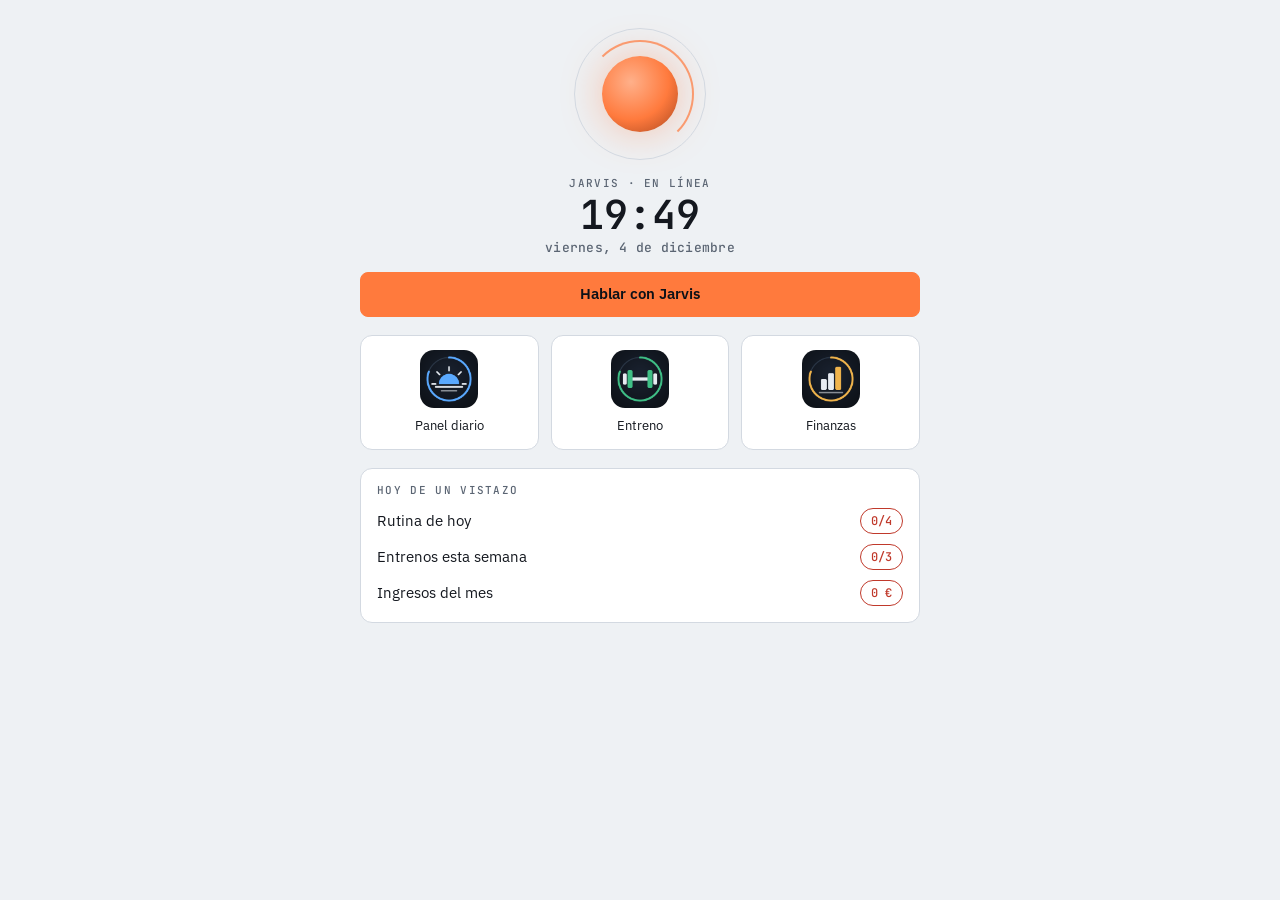
<file: index.html>
<!doctype html>
<html lang="es"><head><meta charset="utf-8"><meta http-equiv="refresh" content="0; url=jarvis/"><title>Jarvis</title></head>
<body style="background:#0d1117"><a href="jarvis/" style="color:#ff7a3d">Abrir Jarvis</a></body></html>
</file>
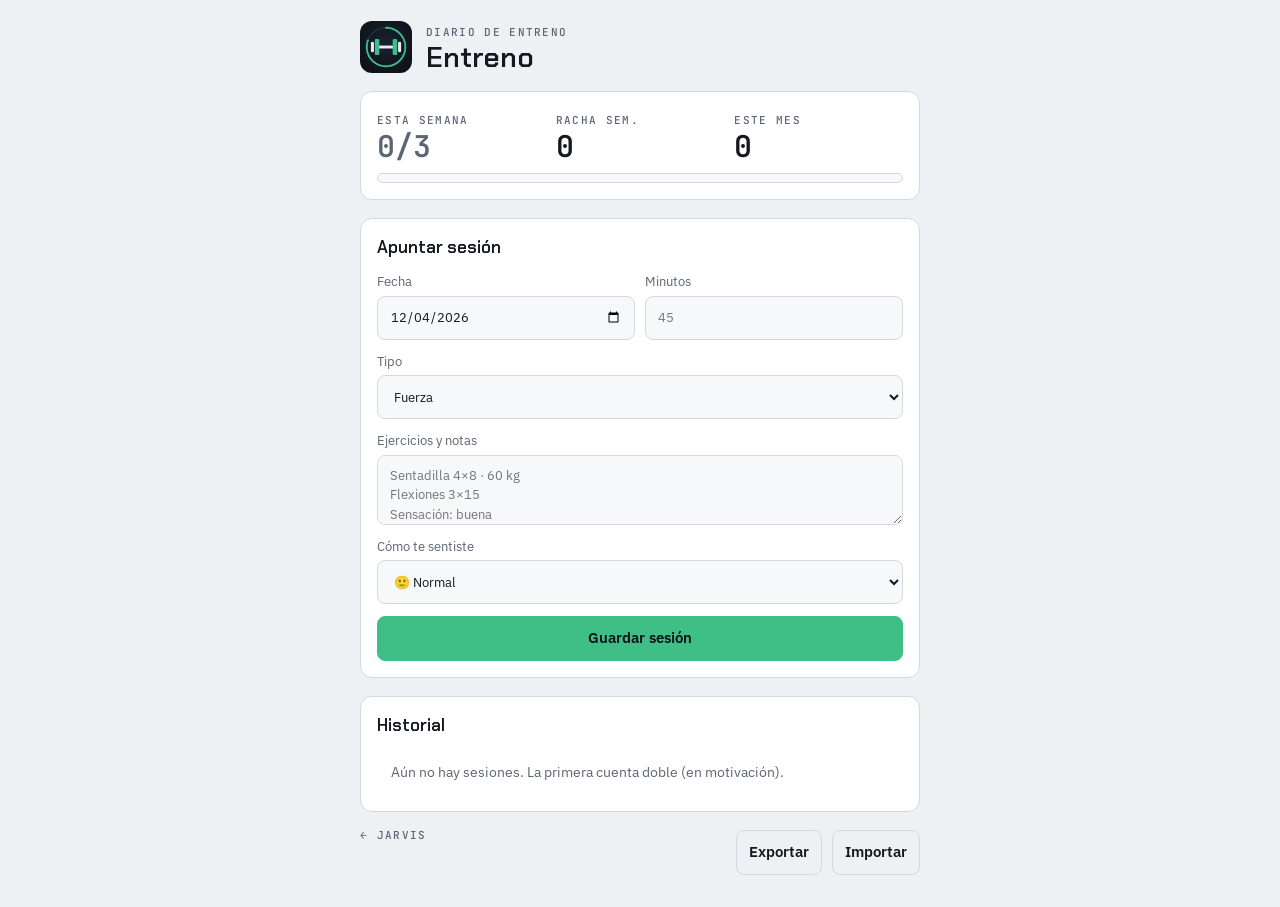
<file: entreno/index.html>
<!doctype html>
<html lang="es">
<head>
<meta charset="utf-8">
<meta name="viewport" content="width=device-width, initial-scale=1, viewport-fit=cover">
<title>Entreno</title>
<meta name="description" content="Diario de entrenamiento">
<meta name="theme-color" content="#0d1117">
<meta name="apple-mobile-web-app-capable" content="yes">
<meta name="mobile-web-app-capable" content="yes">
<meta name="apple-mobile-web-app-status-bar-style" content="black-translucent">
<meta name="apple-mobile-web-app-title" content="Entreno">
<link rel="manifest" href="manifest.webmanifest">
<link rel="icon" type="image/svg+xml" href="../iconos/entreno.svg">
<link rel="icon" type="image/png" sizes="192x192" href="../iconos/entreno-192.png">
<link rel="apple-touch-icon" sizes="180x180" href="../iconos/entreno-180.png">
<link rel="preconnect" href="https://fonts.googleapis.com">
<link rel="stylesheet" href="https://fonts.googleapis.com/css2?family=Chakra+Petch:wght@600&family=IBM+Plex+Sans:wght@400;600&family=JetBrains+Mono:wght@500;600&display=swap">
<link rel="stylesheet" href="../comun.css">
<style>:root{--acc:#3fbf86}</style>
<script src="../comun.js"></script>
</head>
<body>
<main class="wrap">
  <header><img src="../iconos/entreno-192.png" alt=""><div><span class="tag">DIARIO DE ENTRENO</span><h1>Entreno</h1></div></header>
  <section class="card">
    <div class="row"><div class="grow"><span class="tag">ESTA SEMANA</span><div class="num" id="sem">0/3</div></div>
      <div class="grow"><span class="tag">RACHA SEM.</span><div class="num" id="racha">0</div></div>
      <div class="grow"><span class="tag">ESTE MES</span><div class="num" id="mes">0</div></div></div>
    <div class="bar"><i id="barra"></i></div>
  </section>
  <form class="card" id="form">
    <h2>Apuntar sesión</h2>
    <div class="row"><label class="grow">Fecha<input type="date" id="fecha" required></label>
      <label class="grow">Minutos<input type="number" id="min" inputmode="numeric" min="1" placeholder="45"></label></div>
    <label>Tipo<select id="tipo"><option>Fuerza</option><option>Cardio</option><option>Movilidad</option><option>Deporte</option><option>Caminar</option></select></label>
    <label>Ejercicios y notas<textarea id="notas" placeholder="Sentadilla 4×8 · 60 kg&#10;Flexiones 3×15&#10;Sensación: buena"></textarea></label>
    <label>Cómo te sentiste<select id="animo"><option value="3">💪 Con energía</option><option value="2" selected>🙂 Normal</option><option value="1">😮‍💨 Costó</option></select></label>
    <button class="main">Guardar sesión</button>
  </form>
  <section class="card"><h2>Historial</h2><ul class="list" id="lista"></ul></section>
  <div class="foot"><a href="../jarvis/" class="tag" style="text-decoration:none">← JARVIS</a>
    <span class="row"><button class="ghost" onclick="exportar('entreno','entreno.json')">Exportar</button><button class="ghost" onclick="importar('entreno',pintar)">Importar</button></span></div>
</main>
<script>
const META = 3, CARAS = { 3: '💪', 2: '🙂', 1: '😮‍💨' };
fecha.value = hoyISO();
const lunesDe = iso => { const d = new Date(iso + 'T12:00'); d.setDate(d.getDate() - ((d.getDay() + 6) % 7)); return d.toISOString().slice(0, 10) };
form.onsubmit = e => { e.preventDefault(); const s = almacen.leer('entreno', []);
  s.push({ id: Date.now(), fecha: fecha.value, tipo: tipo.value, min: +min.value || 0, notas: notas.value.trim(), animo: +animo.value });
  almacen.guardar('entreno', s); notas.value = ''; min.value = ''; pintar() };
function borrar(id) { if (!confirm('¿Borrar esta sesión?')) return; almacen.guardar('entreno', almacen.leer('entreno', []).filter(s => s.id !== id)); pintar() }
function pintar() {
  const s = almacen.leer('entreno', []).sort((a, b) => b.fecha.localeCompare(a.fecha) || b.id - a.id), hoy = hoyISO();
  const n = s.filter(x => lunesDe(x.fecha) === lunesDe(hoy)).length;
  sem.textContent = `${n}/${META}`; sem.style.color = n >= META ? 'var(--ok)' : n ? 'var(--warn)' : 'var(--muted)';
  barra.style.width = Math.min(100, n / META * 100) + '%';
  mes.textContent = s.filter(x => x.fecha.startsWith(hoy.slice(0, 7))).length;
  const porSemana = {}; s.forEach(x => porSemana[lunesDe(x.fecha)] = (porSemana[lunesDe(x.fecha)] || 0) + 1);
  let r = 0, l = new Date(lunesDe(hoy) + 'T12:00'); if ((porSemana[lunesDe(hoy)] || 0) < META) l.setDate(l.getDate() - 7);
  while ((porSemana[l.toISOString().slice(0, 10)] || 0) >= META) { r++; l.setDate(l.getDate() - 7) } racha.textContent = r;
  lista.innerHTML = s.length ? s.slice(0, 60).map(x => `<li><span>${CARAS[x.animo] || ''}</span><div class="grow"><b>${esc(x.tipo)}${x.min ? ' · ' + x.min + ' min' : ''}</b><small>${fechaLarga(x.fecha)}</small>${x.notas ? `<small style="white-space:pre-line;color:var(--ink);margin-top:4px">${esc(x.notas)}</small>` : ''}</div><button class="x" aria-label="Borrar" onclick="borrar(${x.id})">✕</button></li>`).join('')
    : '<li class="empty">Aún no hay sesiones. La primera cuenta doble (en motivación).</li>';
}
pintar();
</script>
</body>
</html>
</file>
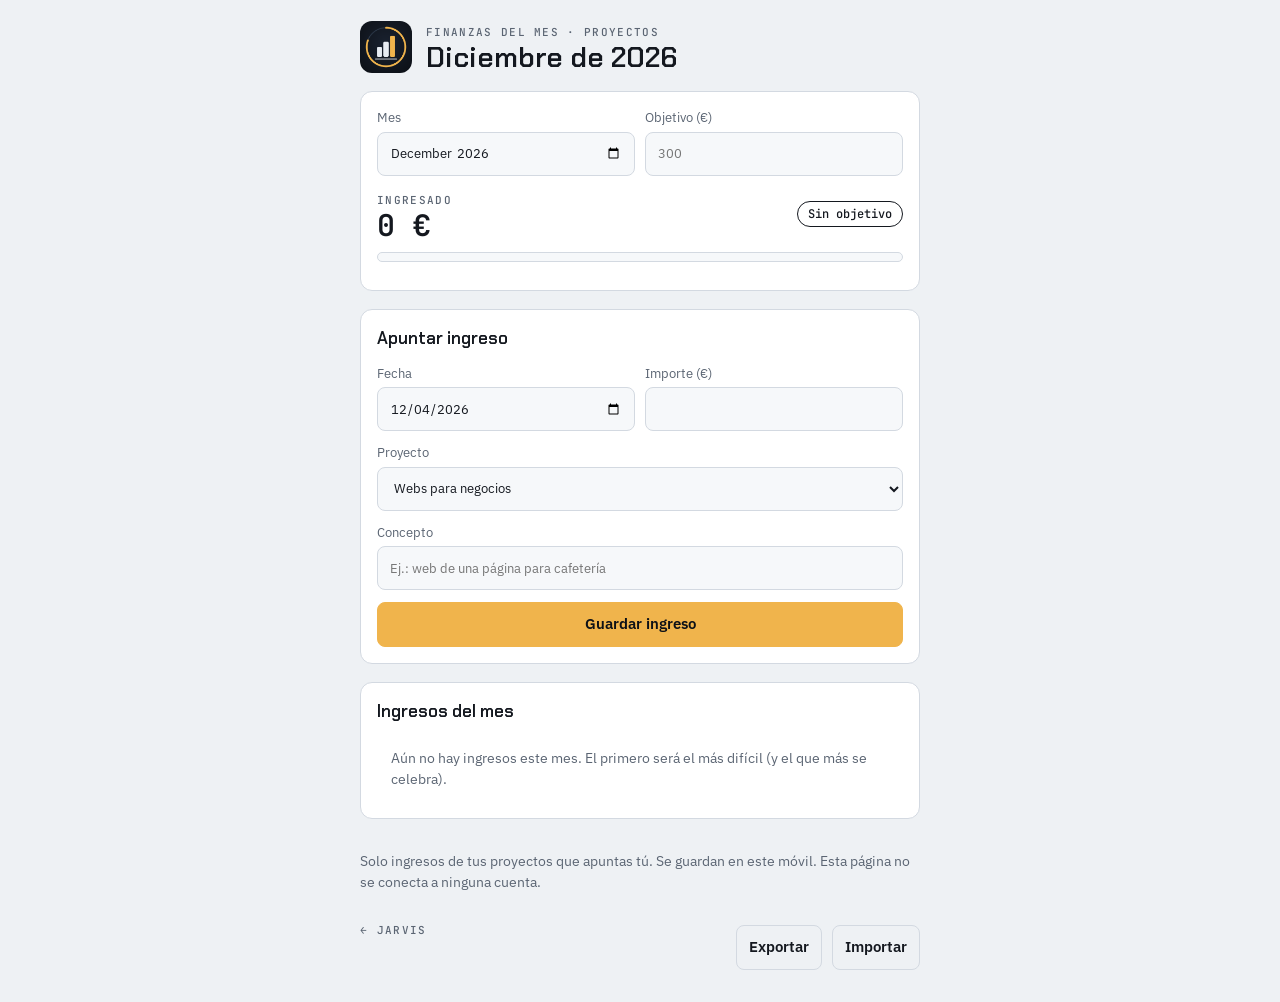
<file: finanzas/index.html>
<!doctype html>
<html lang="es">
<head>
<meta charset="utf-8">
<meta name="viewport" content="width=device-width, initial-scale=1, viewport-fit=cover">
<title>Finanzas</title>
<meta name="description" content="Ingresos de proyectos y objetivo del mes">
<meta name="theme-color" content="#0d1117">
<meta name="apple-mobile-web-app-capable" content="yes">
<meta name="mobile-web-app-capable" content="yes">
<meta name="apple-mobile-web-app-status-bar-style" content="black-translucent">
<meta name="apple-mobile-web-app-title" content="Finanzas">
<link rel="manifest" href="manifest.webmanifest">
<link rel="icon" type="image/svg+xml" href="../iconos/finanzas.svg">
<link rel="icon" type="image/png" sizes="192x192" href="../iconos/finanzas-192.png">
<link rel="apple-touch-icon" sizes="180x180" href="../iconos/finanzas-180.png">
<link rel="preconnect" href="https://fonts.googleapis.com">
<link rel="stylesheet" href="https://fonts.googleapis.com/css2?family=Chakra+Petch:wght@600&family=IBM+Plex+Sans:wght@400;600&family=JetBrains+Mono:wght@500;600&display=swap">
<link rel="stylesheet" href="../comun.css">
<style>:root{--acc:#f0b44c}</style>
<script src="../comun.js"></script>
</head>
<body>
<main class="wrap">
  <header><img src="../iconos/finanzas-192.png" alt=""><div><span class="tag">FINANZAS DEL MES · PROYECTOS</span><h1 id="titulo">Finanzas</h1></div></header>
  <section class="card">
    <div class="row"><label class="grow">Mes<input type="month" id="mesSel"></label>
      <label class="grow">Objetivo (€)<input type="number" id="objetivo" inputmode="decimal" min="0" placeholder="300"></label></div>
    <div class="row"><div class="grow"><span class="tag">INGRESADO</span><div class="num" id="total">0 €</div></div><span class="pill" id="estado"></span></div>
    <div class="bar"><i id="barra"></i></div>
    <div id="porProyecto" style="display:grid;gap:8px"></div>
  </section>
  <form class="card" id="form">
    <h2>Apuntar ingreso</h2>
    <div class="row"><label class="grow">Fecha<input type="date" id="fecha" required></label>
      <label class="grow">Importe (€)<input type="number" id="importe" inputmode="decimal" step="0.01" min="0" required></label></div>
    <label>Proyecto<select id="proyecto"><option>Webs para negocios</option><option>Canal de YouTube</option><option>Producto digital</option><option>Otro</option></select></label>
    <label>Concepto<input id="concepto" placeholder="Ej.: web de una página para cafetería"></label>
    <button class="main">Guardar ingreso</button>
  </form>
  <section class="card"><h2>Ingresos del mes</h2><ul class="list" id="lista"></ul></section>
  <p class="empty">Solo ingresos de tus proyectos que apuntas tú. Se guardan en este móvil. Esta página no se conecta a ninguna cuenta.</p>
  <div class="foot"><a href="../jarvis/" class="tag" style="text-decoration:none">← JARVIS</a>
    <span class="row"><button class="ghost" onclick="exportar('finanzas','finanzas.json')">Exportar</button><button class="ghost" onclick="importar('finanzas',pintar)">Importar</button></span></div>
</main>
<script>
const eur = n => n.toLocaleString('es-ES', { minimumFractionDigits: 0, maximumFractionDigits: 2 }) + ' €';
const leer = () => almacen.leer('finanzas', { objetivos: {}, ingresos: [] });
mesSel.value = hoyISO().slice(0, 7); fecha.value = hoyISO();
mesSel.onchange = pintar;
objetivo.oninput = () => { const f = leer(); f.objetivos[mesSel.value] = +objetivo.value || 0; almacen.guardar('finanzas', f); pintar(false) };
form.onsubmit = e => { e.preventDefault(); const f = leer();
  f.ingresos.push({ id: Date.now(), fecha: fecha.value, importe: +importe.value, proyecto: proyecto.value, concepto: concepto.value.trim() });
  almacen.guardar('finanzas', f); importe.value = ''; concepto.value = ''; mesSel.value = fecha.value.slice(0, 7); pintar() };
function borrar(id) { if (!confirm('¿Borrar este ingreso?')) return; const f = leer(); f.ingresos = f.ingresos.filter(i => i.id !== id); almacen.guardar('finanzas', f); pintar() }
function pintar(conObjetivo = true) {
  const f = leer(), m = mesSel.value, its = f.ingresos.filter(i => i.fecha.startsWith(m)).sort((a, b) => b.fecha.localeCompare(a.fecha));
  const obj = f.objetivos[m] || 0, tot = its.reduce((a, i) => a + i.importe, 0);
  if (conObjetivo) objetivo.value = obj || '';
  titulo.textContent = new Date(m + '-15').toLocaleDateString('es-ES', { month: 'long', year: 'numeric' }).replace(/^./, c => c.toUpperCase());
  total.textContent = eur(tot);
  const p = obj ? tot / obj : 0; barra.style.width = Math.min(100, p * 100) + '%';
  estado.textContent = obj ? `${Math.round(p * 100)} % del objetivo` : 'Sin objetivo'; estado.className = 'pill ' + (!obj ? '' : p >= 1 ? 'ok' : p > 0 ? 'warn' : 'bad');
  const grupos = {}; its.forEach(i => grupos[i.proyecto] = (grupos[i.proyecto] || 0) + i.importe);
  porProyecto.innerHTML = Object.entries(grupos).sort((a, b) => b[1] - a[1]).map(([k, v]) => `<div><div class="row"><span class="grow" style="font-size:13px">${esc(k)}</span><span style="font:500 13px var(--f-mono)">${eur(v)}</span></div><div class="bar" style="height:6px"><i style="width:${v / tot * 100}%"></i></div></div>`).join('');
  lista.innerHTML = its.length ? its.map(i => `<li><div class="grow"><b>${eur(i.importe)}</b> · ${esc(i.proyecto)}<small>${fechaLarga(i.fecha)}${i.concepto ? ' — ' + esc(i.concepto) : ''}</small></div><button class="x" aria-label="Borrar" onclick="borrar(${i.id})">✕</button></li>`).join('')
    : '<li class="empty">Aún no hay ingresos este mes. El primero será el más difícil (y el que más se celebra).</li>';
}
pintar();
</script>
</body>
</html>
</file>
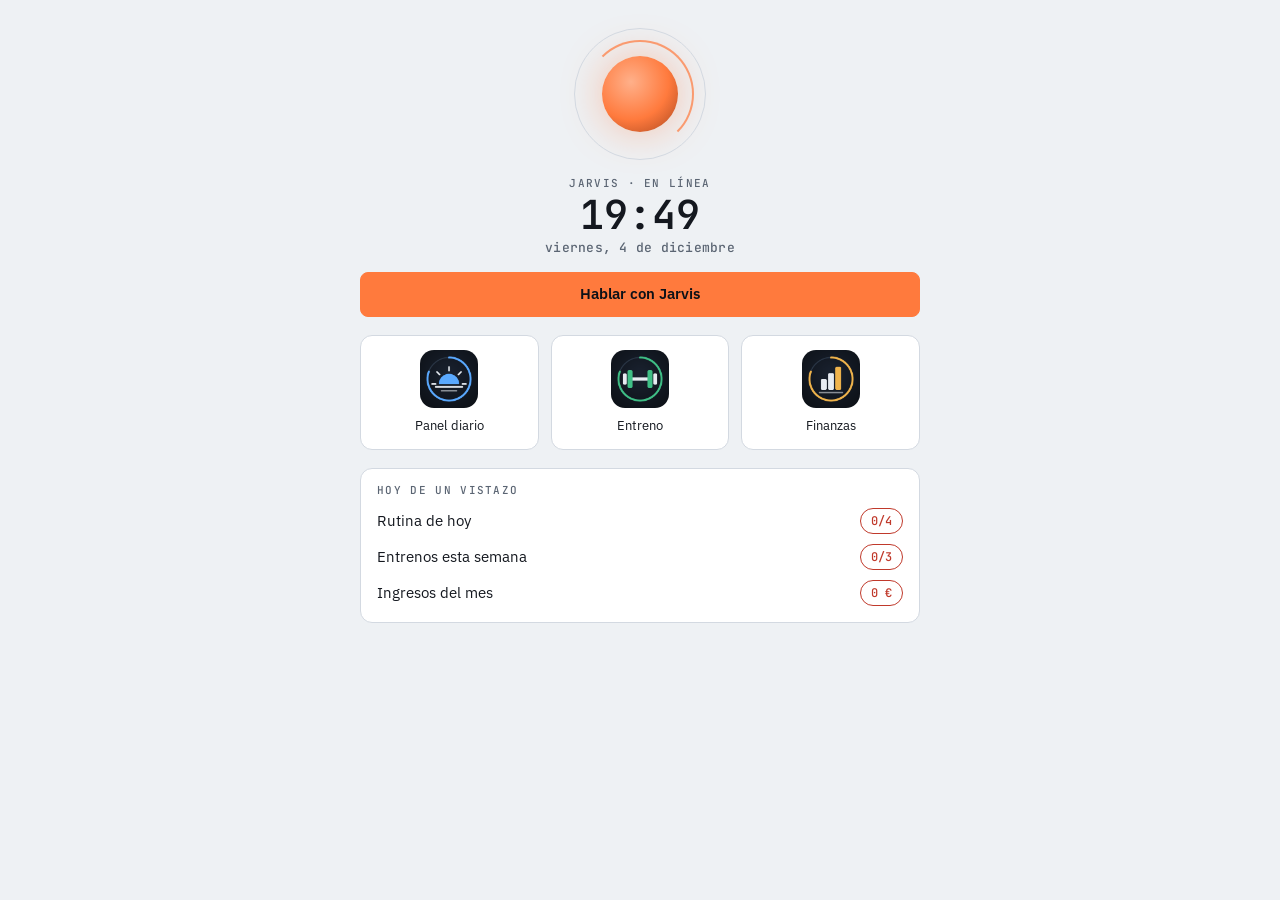
<file: jarvis/index.html>
<!doctype html>
<html lang="es">
<head>
<meta charset="utf-8">
<meta name="viewport" content="width=device-width, initial-scale=1, viewport-fit=cover">
<title>Jarvis</title>
<meta name="description" content="Centro de mando de Jarvis">
<meta name="theme-color" content="#0d1117">
<meta name="apple-mobile-web-app-capable" content="yes">
<meta name="mobile-web-app-capable" content="yes">
<meta name="apple-mobile-web-app-status-bar-style" content="black-translucent">
<meta name="apple-mobile-web-app-title" content="Jarvis">
<link rel="manifest" href="manifest.webmanifest">
<link rel="icon" type="image/svg+xml" href="../iconos/jarvis.svg">
<link rel="icon" type="image/png" sizes="192x192" href="../iconos/jarvis-192.png">
<link rel="apple-touch-icon" sizes="180x180" href="../iconos/jarvis-180.png">
<link rel="preconnect" href="https://fonts.googleapis.com">
<link rel="stylesheet" href="https://fonts.googleapis.com/css2?family=Chakra+Petch:wght@600&family=IBM+Plex+Sans:wght@400;600&family=JetBrains+Mono:wght@500;600&display=swap">
<link rel="stylesheet" href="../comun.css">
<style>:root{--acc:#ff7a3d}</style>
<script src="../comun.js"></script>
</head>
<body>
<style>
.core{width:132px;aspect-ratio:1;position:relative;display:grid;place-items:center;margin:8px auto 0}
.core i{position:absolute;inset:0;border-radius:50%;border:1px solid var(--line)}
.core i+i{inset:12px;border:2px solid transparent;border-top-color:var(--core);border-right-color:var(--core);opacity:.7;animation:spin 14s linear infinite}
.core b{width:58%;aspect-ratio:1;border-radius:50%;background:radial-gradient(circle at 38% 34%,#ffb08a,var(--core) 55%,#a8461f);box-shadow:0 0 40px #ff7a3d66;animation:pulse 3.2s ease-in-out infinite}
@keyframes pulse{50%{transform:scale(.94)}}@keyframes spin{to{transform:rotate(360deg)}}
.apps{display:grid;grid-template-columns:repeat(3,1fr);gap:12px}
.apps a{display:grid;gap:8px;justify-items:center;text-decoration:none;color:var(--ink);font-size:13px;padding:14px 6px;background:var(--panel);border:1px solid var(--line);border-radius:12px}
.apps img{width:58px;height:58px;border-radius:14px}
.hora{font:600 40px/1 var(--f-mono);text-align:center;font-variant-numeric:tabular-nums}
</style>
<main class="wrap">
  <div class="core" aria-hidden="true"><i></i><i></i><b></b></div>
  <div style="text-align:center;display:grid;gap:6px">
    <span class="tag">JARVIS · EN LÍNEA</span>
    <div class="hora" id="hora">--:--</div>
    <div id="fecha" class="tag" style="text-transform:none;letter-spacing:.02em;font-size:13px"></div>
  </div>
  <a href="https://claude.ai/code" style="text-decoration:none"><button class="main" style="width:100%">Hablar con Jarvis</button></a>
  <nav class="apps">
    <a href="../panel/"><img src="../iconos/panel-192.png" alt="">Panel diario</a>
    <a href="../entreno/"><img src="../iconos/entreno-192.png" alt="">Entreno</a>
    <a href="../finanzas/"><img src="../iconos/finanzas-192.png" alt="">Finanzas</a>
  </nav>
  <section class="card" id="resumen"><span class="tag">HOY DE UN VISTAZO</span><div id="res" class="empty">Cargando…</div></section>
</main>
<script>
const reloj = () => { const d = new Date(); hora.textContent = d.toLocaleTimeString('es-ES', { hour: '2-digit', minute: '2-digit' }); fecha.textContent = fechaLarga(hoyISO()) };
reloj(); setInterval(reloj, 15000);
const dia = almacen.leer('panel', {})[hoyISO()] || {}, hechos = Object.values(dia.rutina || {}).filter(Boolean).length;
const ses = almacen.leer('entreno', []), lunes = (() => { const d = new Date(); d.setDate(d.getDate() - ((d.getDay() + 6) % 7)); d.setMinutes(d.getMinutes() - d.getTimezoneOffset()); return d.toISOString().slice(0, 10) })();
const semana = ses.filter(s => s.fecha >= lunes).length;
const fin = almacen.leer('finanzas', { objetivos: {}, ingresos: [] }), mes = hoyISO().slice(0, 7);
const ing = fin.ingresos.filter(i => i.fecha.startsWith(mes)).reduce((a, i) => a + i.importe, 0), obj = fin.objetivos[mes] || 0;
res.innerHTML = `<div class="row"><span class="grow">Rutina de hoy</span><span class="pill ${hechos >= 4 ? 'ok' : hechos ? 'warn' : 'bad'}">${hechos}/4</span></div>
<div class="row"><span class="grow">Entrenos esta semana</span><span class="pill ${semana >= 3 ? 'ok' : semana ? 'warn' : 'bad'}">${semana}/3</span></div>
<div class="row"><span class="grow">Ingresos del mes</span><span class="pill ${obj && ing >= obj ? 'ok' : ing ? 'warn' : 'bad'}">${ing.toLocaleString('es-ES')} €${obj ? ' / ' + obj.toLocaleString('es-ES') + ' €' : ''}</span></div>`;
res.classList.remove('empty'); res.style.display = 'grid'; res.style.gap = '10px';
</script>
</body>
</html>
</file>
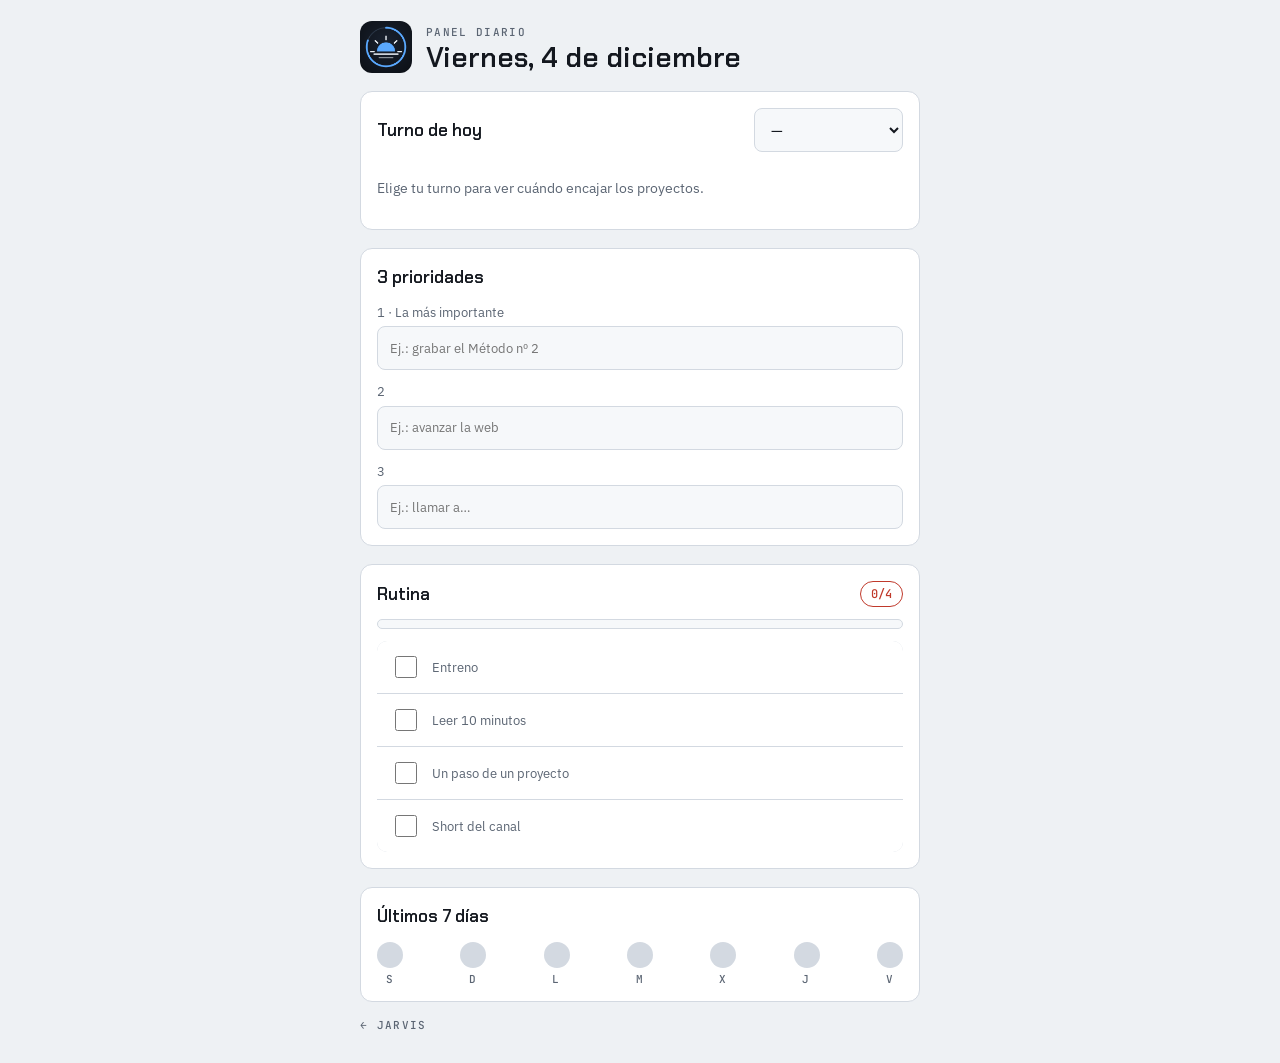
<file: panel/index.html>
<!doctype html>
<html lang="es">
<head>
<meta charset="utf-8">
<meta name="viewport" content="width=device-width, initial-scale=1, viewport-fit=cover">
<title>Panel diario</title>
<meta name="description" content="Prioridades y rutina del día">
<meta name="theme-color" content="#0d1117">
<meta name="apple-mobile-web-app-capable" content="yes">
<meta name="mobile-web-app-capable" content="yes">
<meta name="apple-mobile-web-app-status-bar-style" content="black-translucent">
<meta name="apple-mobile-web-app-title" content="Panel diario">
<link rel="manifest" href="manifest.webmanifest">
<link rel="icon" type="image/svg+xml" href="../iconos/panel.svg">
<link rel="icon" type="image/png" sizes="192x192" href="../iconos/panel-192.png">
<link rel="apple-touch-icon" sizes="180x180" href="../iconos/panel-180.png">
<link rel="preconnect" href="https://fonts.googleapis.com">
<link rel="stylesheet" href="https://fonts.googleapis.com/css2?family=Chakra+Petch:wght@600&family=IBM+Plex+Sans:wght@400;600&family=JetBrains+Mono:wght@500;600&display=swap">
<link rel="stylesheet" href="../comun.css">
<style>:root{--acc:#5aa9ff}</style>
<script src="../comun.js"></script>
</head>
<body>
<main class="wrap">
  <header><img src="../iconos/panel-192.png" alt=""><div><span class="tag">PANEL DIARIO</span><h1 id="titulo"></h1></div></header>
  <section class="card">
    <div class="row"><h2 class="grow">Turno de hoy</h2>
      <select id="turno" style="width:auto"><option value="">—</option><option>Mañana 07–15</option><option>Tarde 15–23</option><option>Noche 23–07</option><option>Libre</option></select></div>
    <p class="empty" id="consejo"></p>
  </section>
  <section class="card">
    <h2>3 prioridades</h2>
    <label>1 · La más importante<input id="p0" placeholder="Ej.: grabar el Método nº 2"></label>
    <label>2<input id="p1" placeholder="Ej.: avanzar la web"></label>
    <label>3<input id="p2" placeholder="Ej.: llamar a…"></label>
  </section>
  <section class="card">
    <div class="row"><h2 class="grow">Rutina</h2><span id="cuenta" class="pill"></span></div>
    <div class="bar"><i id="barra"></i></div>
    <div id="rutina" style="display:grid;gap:1px;background:var(--line);border-radius:10px;overflow:hidden"></div>
  </section>
  <section class="card"><h2>Últimos 7 días</h2><div id="semana" class="row" style="justify-content:space-between"></div></section>
  <a href="../jarvis/" class="tag" style="text-decoration:none">← JARVIS</a>
</main>
<script>
const HABITOS = ['Entreno', 'Leer 10 minutos', 'Un paso de un proyecto', 'Short del canal'];
const datos = almacen.leer('panel', {}), hoy = hoyISO(); datos[hoy] ||= { turno: '', prioridades: ['', '', ''], rutina: {} };
const d = datos[hoy], guardar = () => { almacen.guardar('panel', datos); pintar() };
titulo.textContent = fechaLarga(hoy).replace(/^./, c => c.toUpperCase());
turno.value = d.turno; turno.onchange = () => { d.turno = turno.value; guardar() };
[0, 1, 2].forEach(i => { const e = document.getElementById('p' + i); e.value = d.prioridades[i]; e.oninput = () => { d.prioridades[i] = e.value; almacen.guardar('panel', datos) } });
rutina.innerHTML = HABITOS.map((h, i) => `<label class="check"><input type="checkbox" data-h="${esc(h)}"><span>${esc(h)}</span></label>`).join('');
rutina.querySelectorAll('input').forEach(c => { c.checked = !!d.rutina[c.dataset.h]; c.onchange = () => { d.rutina[c.dataset.h] = c.checked; guardar() } });
function pintar() {
  const n = HABITOS.filter(h => d.rutina[h]).length;
  cuenta.textContent = `${n}/${HABITOS.length}`; cuenta.className = 'pill ' + (n === HABITOS.length ? 'ok' : n ? 'warn' : 'bad');
  barra.style.width = (n / HABITOS.length * 100) + '%';
  consejo.textContent = { 'Tarde 15–23': 'Las mañanas son tuyas: entreno y proyectos antes de las 13:30.', 'Mañana 07–15': 'Tarde libre: proyecto después de comer y entreno suave.', 'Noche 23–07': 'Descansa por la mañana; proyectos a media tarde.', 'Libre': 'Día libre: un bloque largo de proyecto y algo diferente.' }[d.turno] || 'Elige tu turno para ver cuándo encajar los proyectos.';
  semana.innerHTML = [...Array(7)].map((_, k) => { const f = new Date(); f.setDate(f.getDate() - 6 + k); f.setMinutes(f.getMinutes() - f.getTimezoneOffset()); const iso = f.toISOString().slice(0, 10);
    const r = (datos[iso] || {}).rutina || {}, m = HABITOS.filter(h => r[h]).length, c = m === 4 ? 'var(--ok)' : m ? 'var(--warn)' : 'var(--line)';
    return `<div style="display:grid;justify-items:center;gap:6px"><span style="width:26px;height:26px;border-radius:50%;background:${c}" title="${m}/4"></span><span class="tag">${f.toLocaleDateString('es-ES', { weekday: 'narrow' })}</span></div>` }).join('');
}
pintar();
</script>
</body>
</html>
</file>
<file: comun.css>
:root{--bg:#0d1117;--panel:#141a22;--panel-2:#10161d;--ink:#e7ecf2;--muted:#8a96a6;--line:#243040;
--core:#ff7a3d;--ok:#3fbf86;--warn:#e0a54a;--bad:#f0705c;--acc:var(--core);
--f-display:"Chakra Petch",system-ui,sans-serif;--f-body:"IBM Plex Sans",system-ui,-apple-system,sans-serif;
--f-mono:"JetBrains Mono",ui-monospace,Menlo,monospace;color-scheme:dark}
@media (prefers-color-scheme:light){:root:not([data-theme="dark"]){--bg:#eef1f4;--panel:#fff;--panel-2:#f6f8fa;--ink:#14181f;--muted:#5b6573;--line:#d3d9e1;--ok:#1f8a5b;--warn:#a8691a;--bad:#c0392b;color-scheme:light}}
*{box-sizing:border-box}
html{-webkit-text-size-adjust:100%}
body{margin:0;background:var(--bg);color:var(--ink);font:15px/1.5 var(--f-body);
padding:max(20px,env(safe-area-inset-top)) max(16px,env(safe-area-inset-right)) max(32px,env(safe-area-inset-bottom)) max(16px,env(safe-area-inset-left))}
.wrap{max-width:560px;margin:0 auto;display:grid;gap:18px}
.tag{font:500 11px/1 var(--f-mono);letter-spacing:.12em;text-transform:uppercase;color:var(--muted)}
h1,h2{font-family:var(--f-display);font-weight:600;margin:0}
h1{font-size:28px;line-height:1.1}h2{font-size:17px}
header{display:flex;align-items:center;gap:14px}
header img{width:52px;height:52px;border-radius:12px}
.card{background:var(--panel);border:1px solid var(--line);border-radius:12px;padding:16px;display:grid;gap:12px}
.num{font:600 30px/1 var(--f-mono);font-variant-numeric:tabular-nums}
.row{display:flex;gap:10px;align-items:center;flex-wrap:wrap}
.grow{flex:1;min-width:0}
label{display:grid;gap:4px;font-size:13px;color:var(--muted)}
input,select,textarea,button{font:inherit;color:var(--ink);background:var(--panel-2);border:1px solid var(--line);border-radius:8px;padding:10px 12px;min-height:44px;width:100%}
textarea{min-height:70px;resize:vertical}
button{cursor:pointer;width:auto;font-weight:600}
button.main{background:var(--acc);border-color:var(--acc);color:#0d1117}
button.ghost{background:none}
.pill{font:500 12px var(--f-mono);padding:4px 10px;border-radius:999px;border:1px solid currentColor;white-space:nowrap}
.pill.ok{color:var(--ok)}.pill.warn{color:var(--warn)}.pill.bad{color:var(--bad)}
.bar{height:10px;border-radius:99px;background:var(--panel-2);border:1px solid var(--line);overflow:hidden}
.bar>i{display:block;height:100%;background:var(--acc);border-radius:99px;transition:width .4s}
ul.list{list-style:none;margin:0;padding:0;display:grid;gap:1px;background:var(--line);border-radius:10px;overflow:hidden}
ul.list li{background:var(--panel);padding:12px 14px;display:flex;gap:10px;align-items:flex-start}
ul.list li .grow small{display:block;color:var(--muted)}
.x{background:none;border:0;color:var(--muted);min-height:32px;padding:4px 8px}
.check{display:flex;gap:12px;align-items:center;padding:12px 14px;background:var(--panel);cursor:pointer;min-height:48px}
.check input{width:22px;height:22px;min-height:0;accent-color:var(--acc)}
.empty{color:var(--muted);font-size:14px}
a{color:var(--acc)}
.foot{display:flex;gap:10px;justify-content:space-between;flex-wrap:wrap}
@media (prefers-reduced-motion:reduce){*{transition:none!important;animation:none!important}}
</file>
